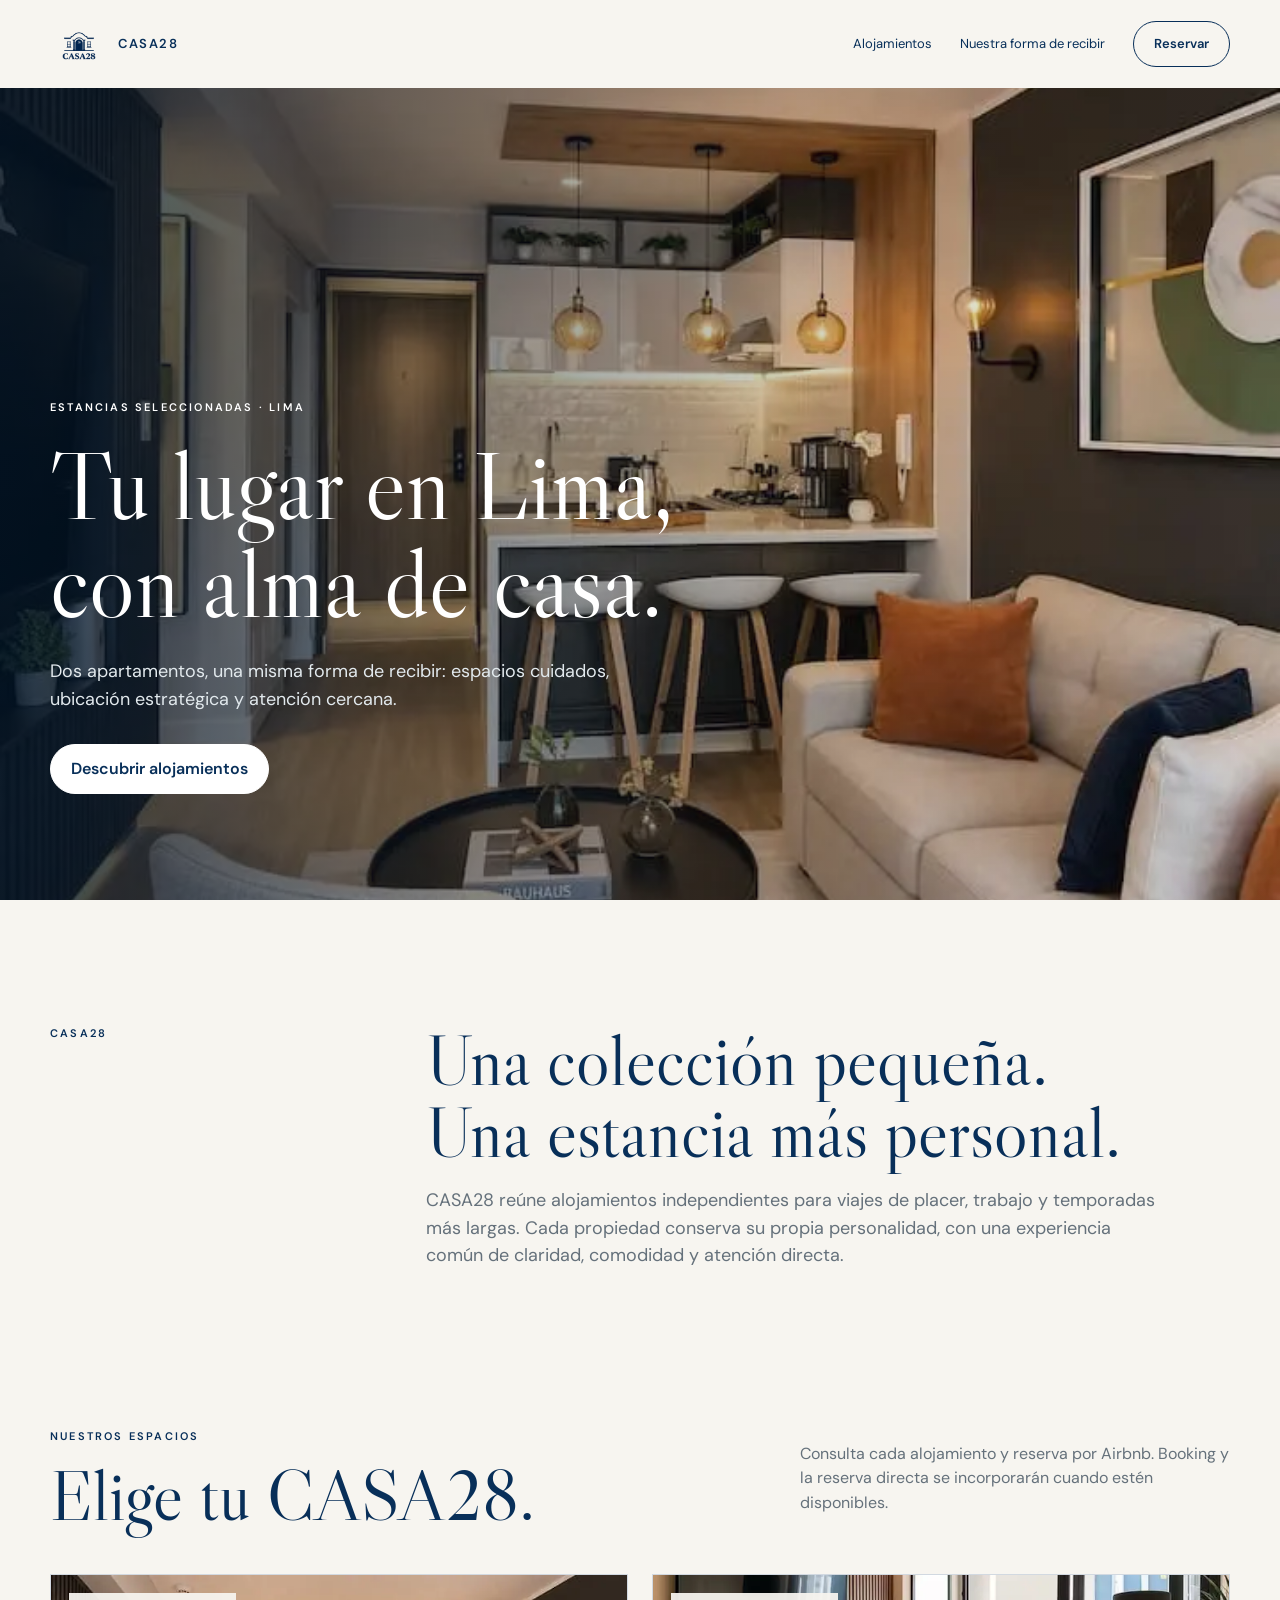
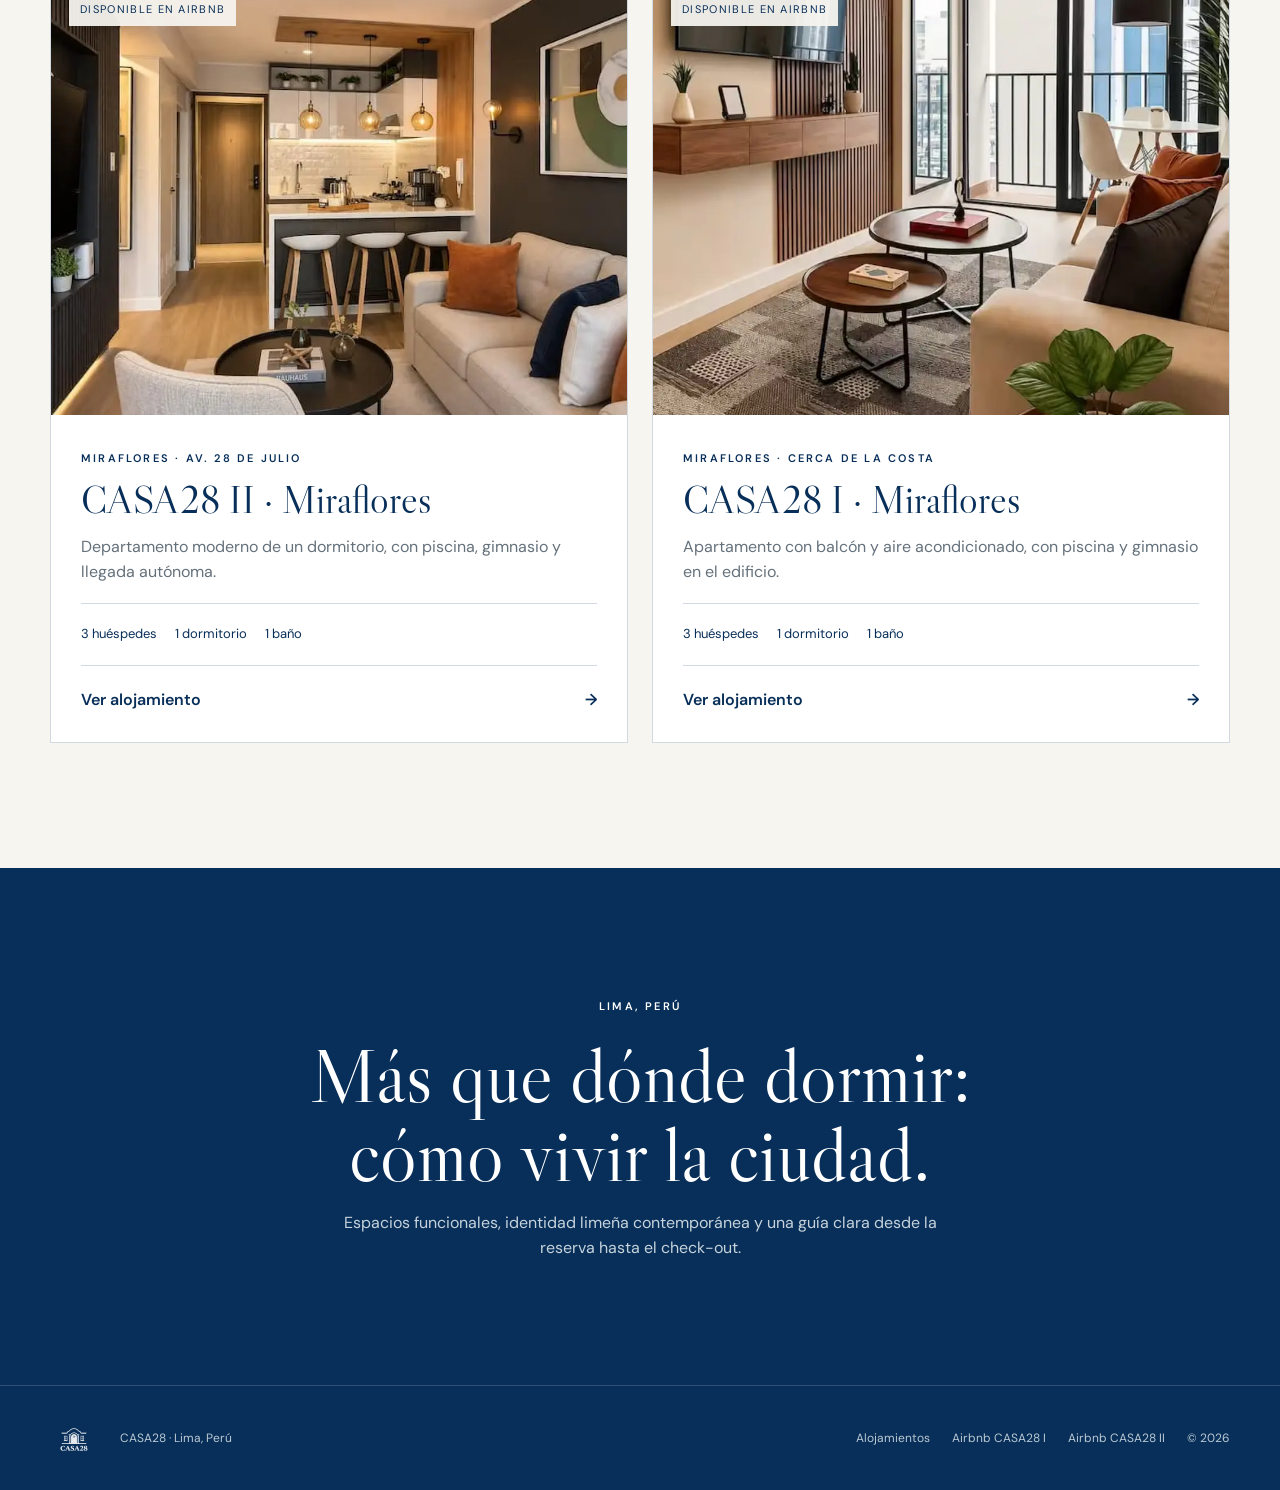
<file: index.html>
<!doctype html><html lang="es"><head><meta charset="utf-8"><meta name="viewport" content="width=device-width,initial-scale=1"><meta name="theme-color" content="#082f59"><meta name="description" content="CASA28 · Apartamentos seleccionados para estancias cortas en Lima."><title>CASA28 · Estancias en Lima</title><link rel="preconnect" href="https://fonts.googleapis.com"><link rel="preconnect" href="https://fonts.gstatic.com" crossorigin><link href="https://fonts.googleapis.com/css2?family=DM+Sans:wght@400;500;600&family=Libre+Caslon+Display&display=swap" rel="stylesheet"><link rel="stylesheet" href="assets/css/styles.css"></head><body>
<nav class="nav"><a class="brand" href="./"><img src="assets/casa28-logo.png" alt="CASA28"><span>CASA28</span></a><div class="navlinks"><a href="#alojamientos">Alojamientos</a><a href="#concepto">Nuestra forma de recibir</a><a class="pill" href="#alojamientos">Reservar</a></div></nav>
<header class="home-hero"><img src="assets/properties/casa28-miraflores/hero.webp" alt="Sala del apartamento CASA28 en Miraflores"><div class="shade"></div><div class="hero-copy"><span class="eyebrow">Estancias seleccionadas · Lima</span><h1>Tu lugar en Lima,<br>con alma de casa.</h1><p>Dos apartamentos, una misma forma de recibir: espacios cuidados, ubicación estratégica y atención cercana.</p><a class="button light" href="#alojamientos">Descubrir alojamientos</a></div></header>
<main><section class="intro" id="concepto"><span class="eyebrow">CASA28</span><div><h2>Una colección pequeña.<br>Una estancia más personal.</h2><p>CASA28 reúne alojamientos independientes para viajes de placer, trabajo y temporadas más largas. Cada propiedad conserva su propia personalidad, con una experiencia común de claridad, comodidad y atención directa.</p></div></section>
<section class="listings" id="alojamientos"><div class="section-head"><div><span class="eyebrow">Nuestros espacios</span><h2>Elige tu CASA28.</h2></div><p>Consulta cada alojamiento y reserva por Airbnb. Booking y la reserva directa se incorporarán cuando estén disponibles.</p></div><div class="property-grid">
<article class="property-card"><a class="card-image" href="properties/casa28-miraflores/"><img src="assets/properties/casa28-miraflores/hero.webp" alt="Casa28 II en Miraflores"><span class="status">Disponible en Airbnb</span></a><div class="card-body"><div><span class="eyebrow">Miraflores · Av. 28 de Julio</span><h3>CASA28 II · Miraflores</h3><p>Departamento moderno de un dormitorio, con piscina, gimnasio y llegada autónoma.</p></div><div class="specs"><span>3 huéspedes</span><span>1 dormitorio</span><span>1 baño</span></div><a class="text-link" href="properties/casa28-miraflores/">Ver alojamiento <span>→</span></a></div></article>
<article class="property-card"><a class="card-image" href="properties/casa28-i-miraflores/"><img src="assets/properties/casa28-i-miraflores/hero.webp" alt="Casa28 I en Miraflores"><span class="status">Disponible en Airbnb</span></a><div class="card-body"><div><span class="eyebrow">Miraflores · Cerca de la costa</span><h3>CASA28 I · Miraflores</h3><p>Apartamento con balcón y aire acondicionado, con piscina y gimnasio en el edificio.</p></div><div class="specs"><span>3 huéspedes</span><span>1 dormitorio</span><span>1 baño</span></div><a class="text-link" href="properties/casa28-i-miraflores/">Ver alojamiento <span>→</span></a></div></article>
</div></section><section class="brand-band"><span class="eyebrow">Lima, Perú</span><h2>Más que dónde dormir:<br>cómo vivir la ciudad.</h2><p>Espacios funcionales, identidad limeña contemporánea y una guía clara desde la reserva hasta el check-out.</p></section></main>
<footer><div><img src="assets/casa28-logo.png" alt=""><span>CASA28 · Lima, Perú</span></div><div><a href="#alojamientos">Alojamientos</a><a href="https://www.airbnb.es/rooms/1804695326898325867" target="_blank" rel="noopener">Airbnb CASA28 I</a><a href="https://www.airbnb.es/rooms/1804730935090203868" target="_blank" rel="noopener">Airbnb CASA28 II</a><span>© 2026</span></div></footer></body></html>
</file>
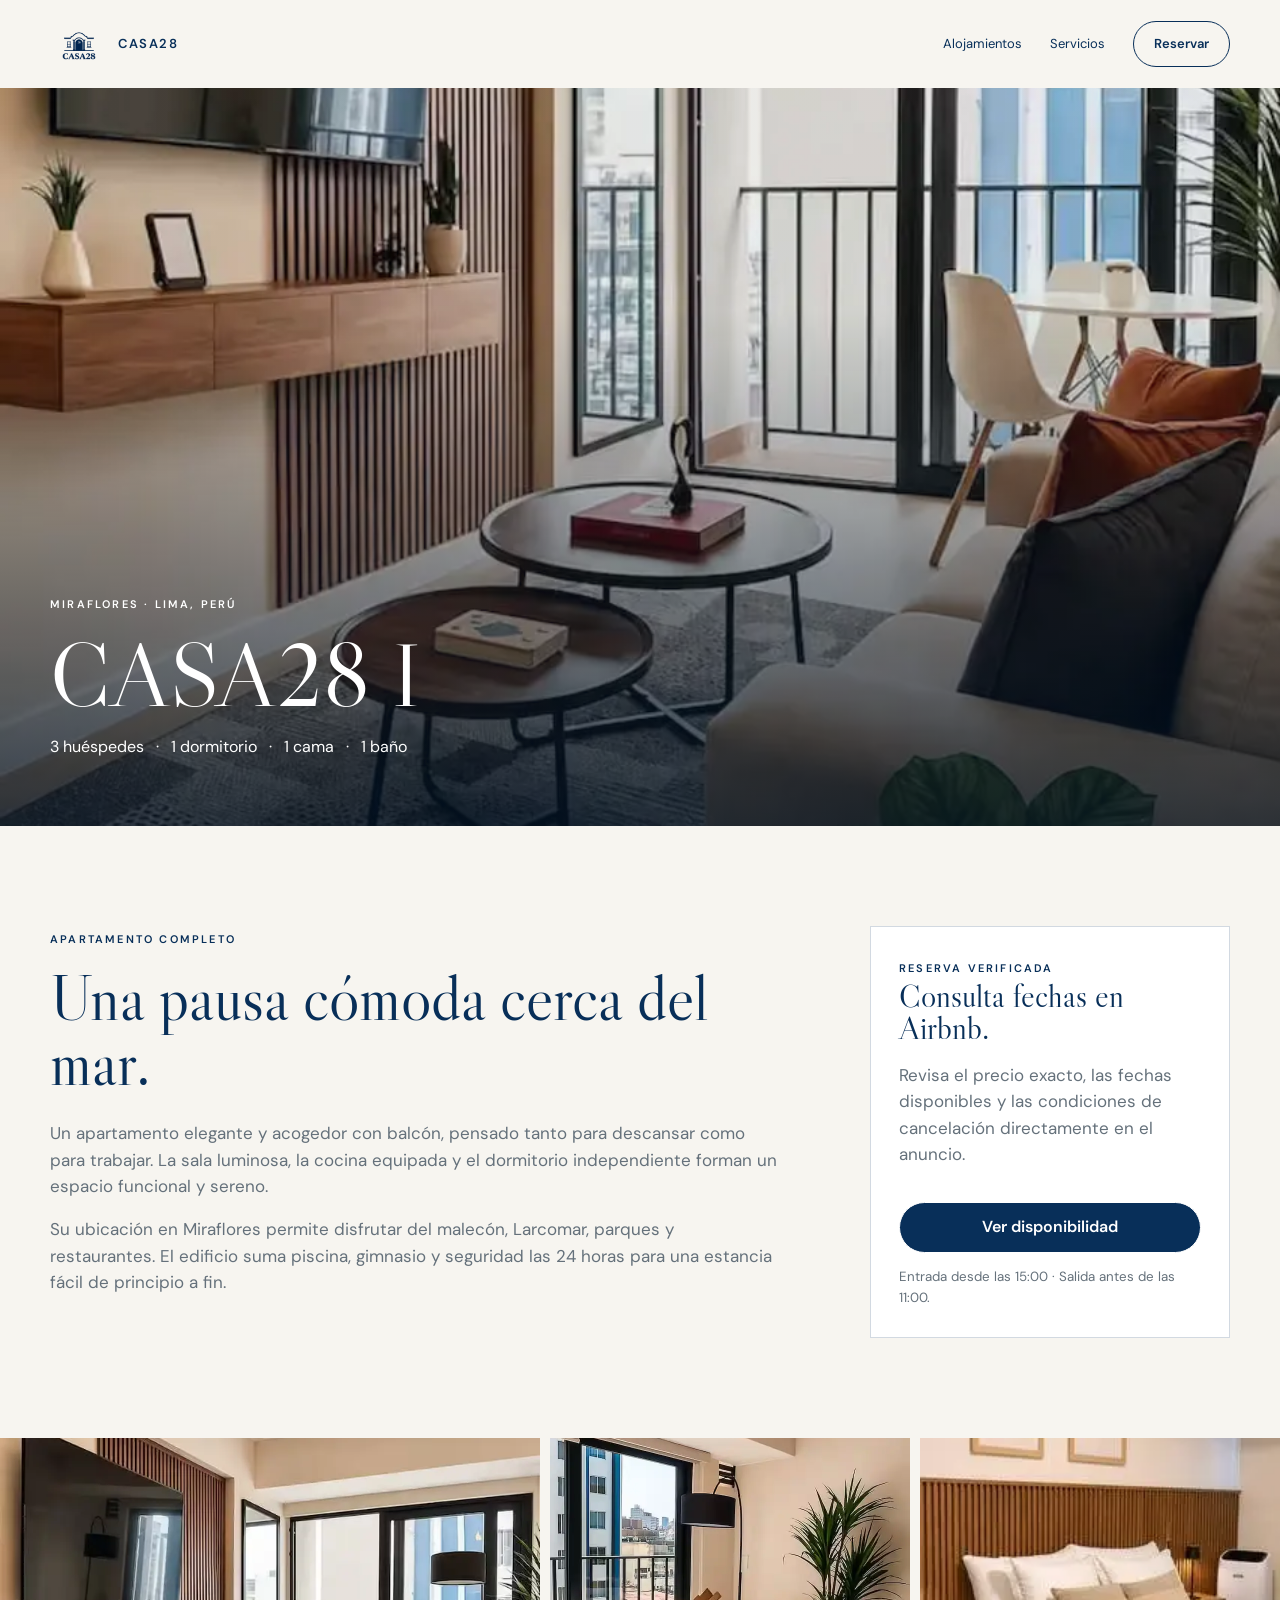
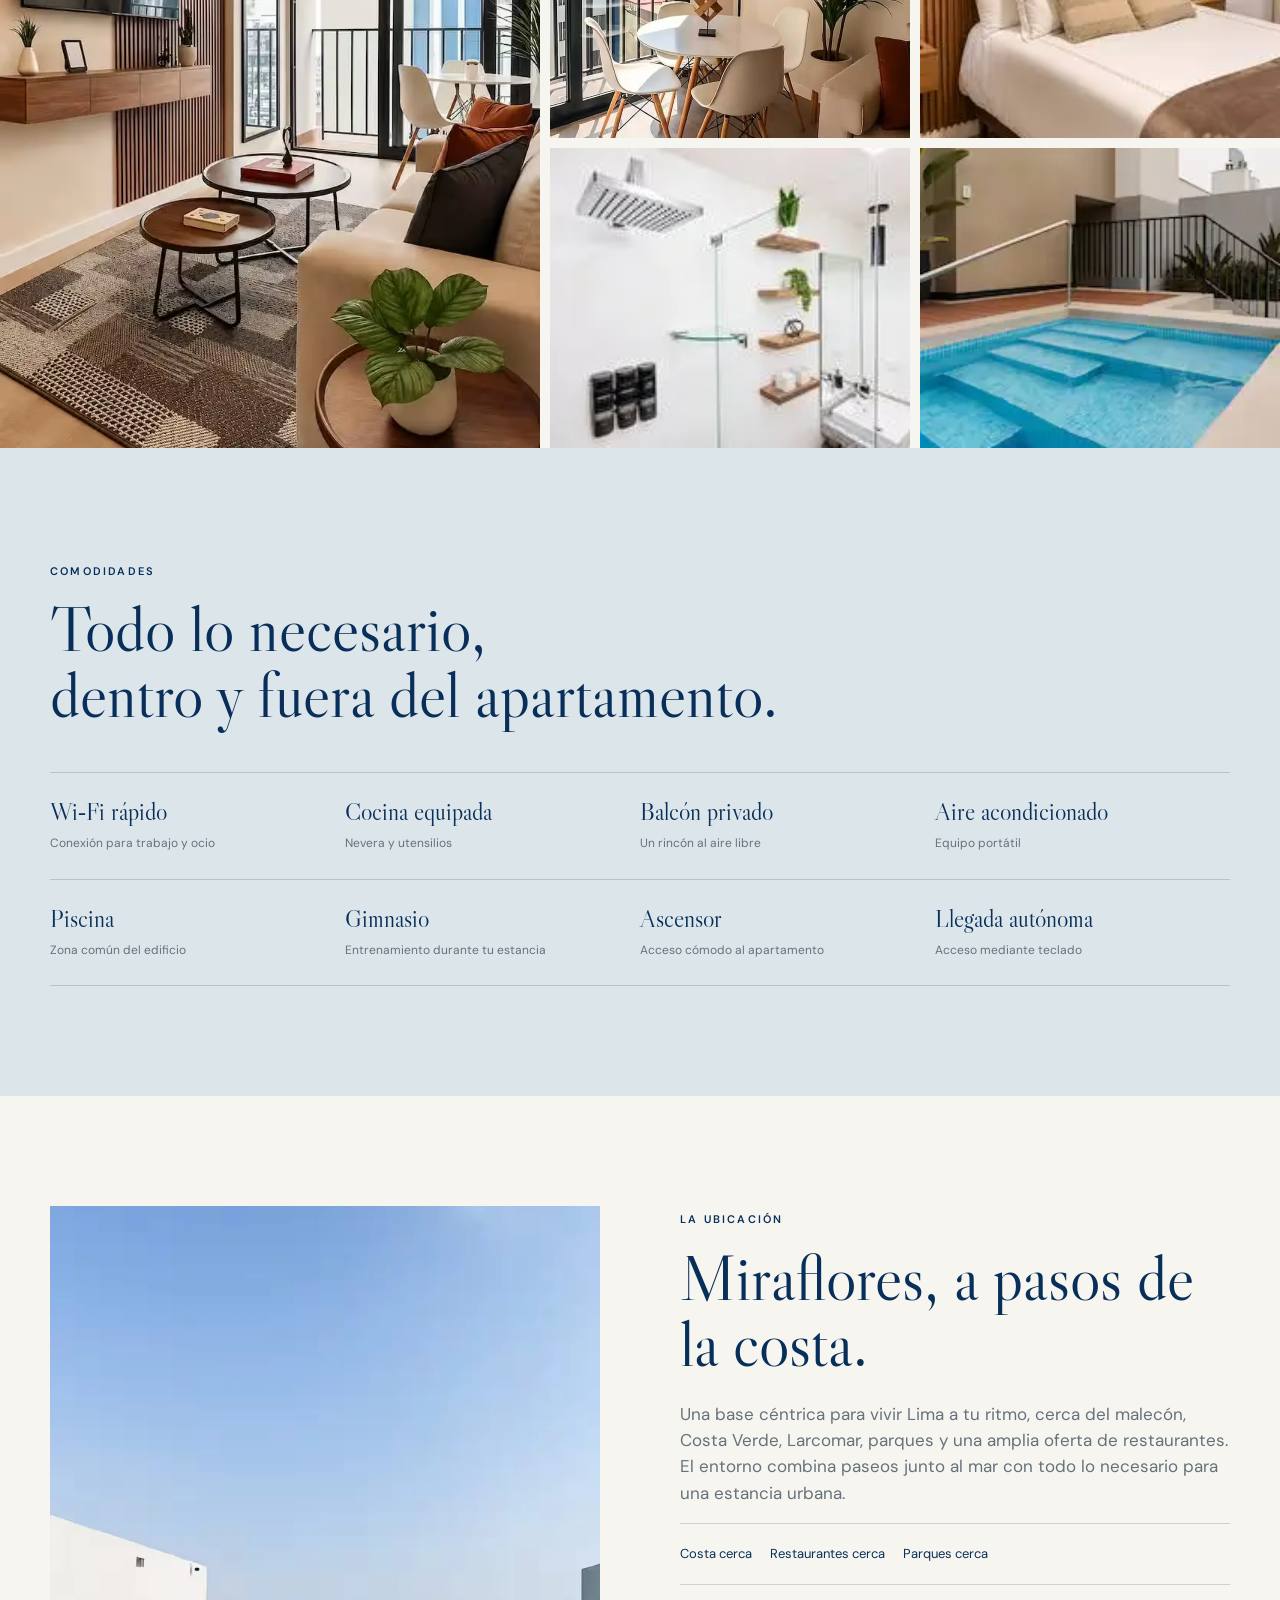
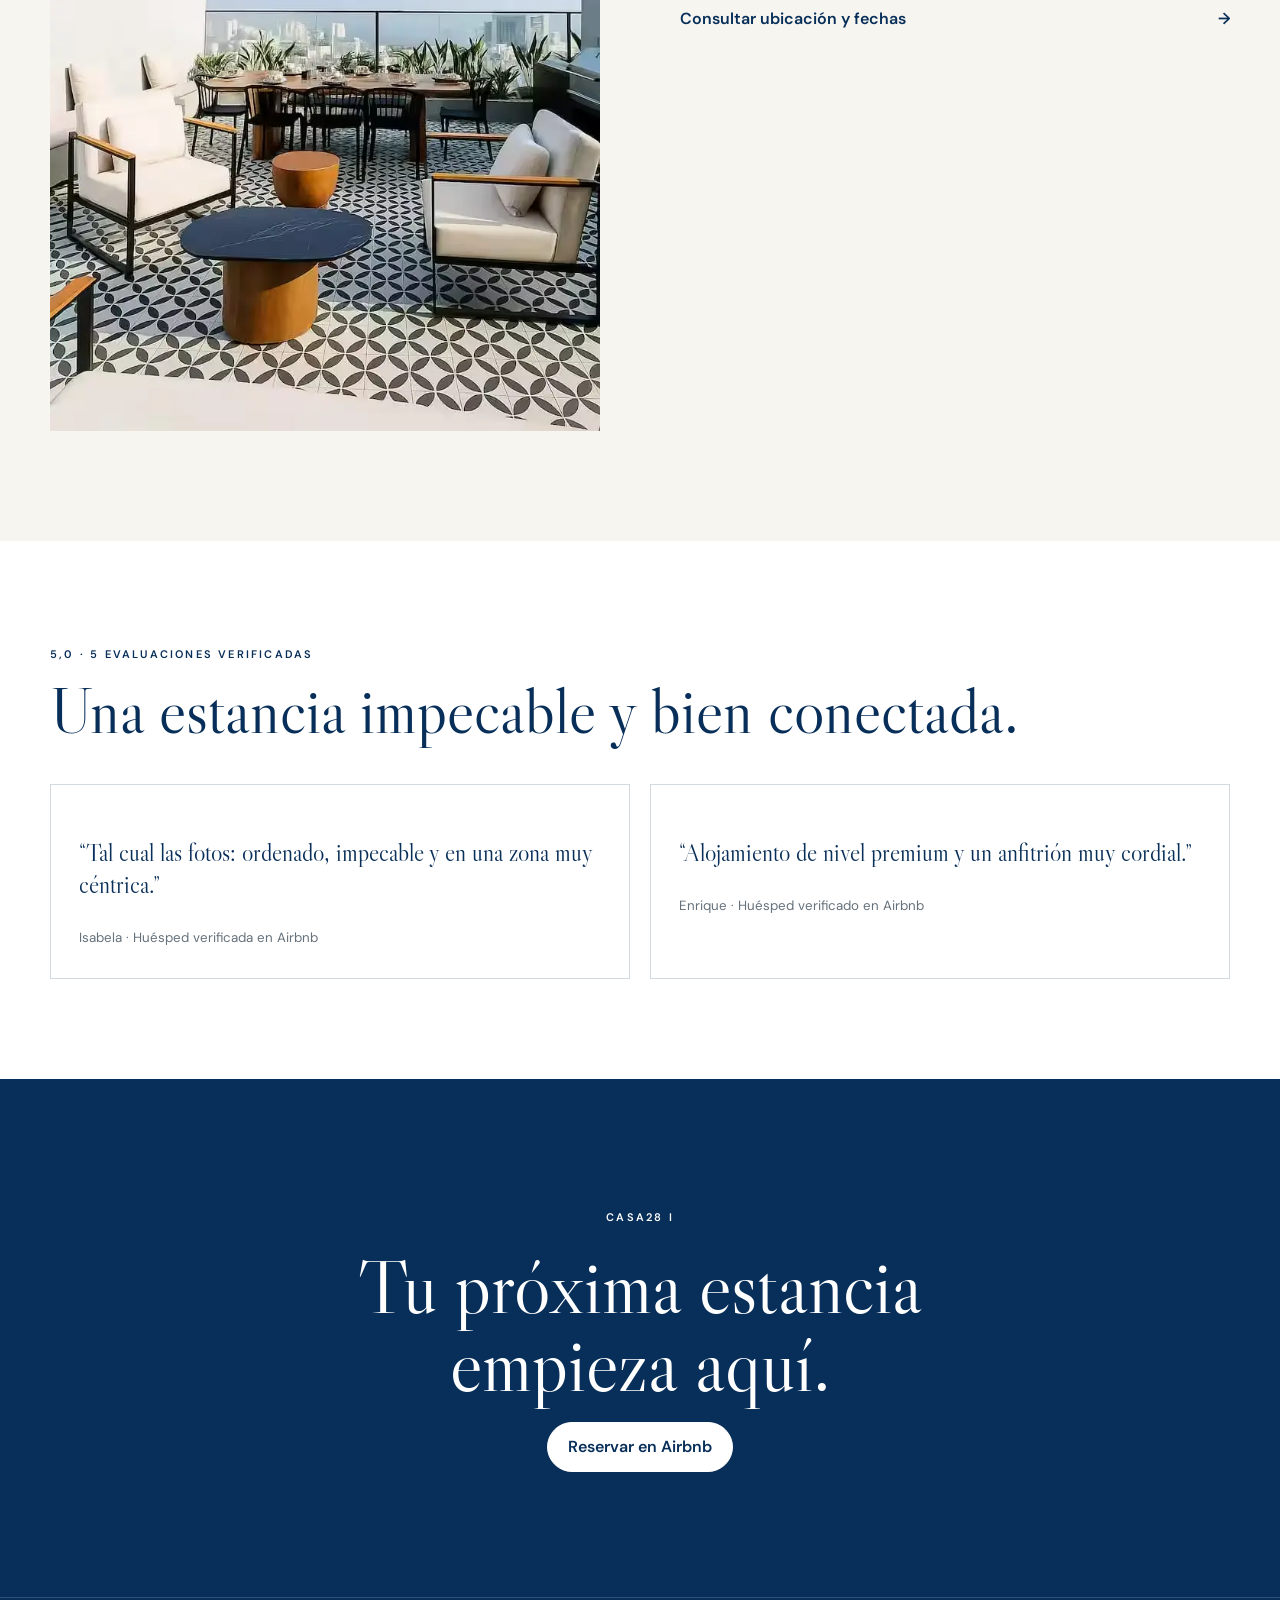
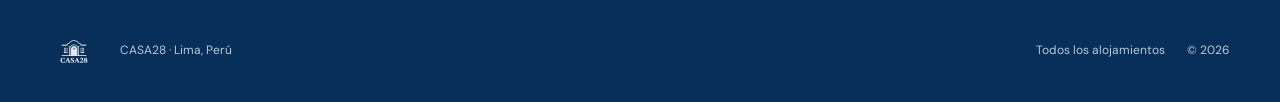
<file: properties/casa28-i-miraflores/index.html>
<!doctype html><html lang="es"><head><meta charset="utf-8"><meta name="viewport" content="width=device-width,initial-scale=1"><meta name="theme-color" content="#082f59"><meta name="description" content="CASA28 I: apartamento con balcón cerca de la costa de Miraflores para hasta 3 huéspedes."><title>CASA28 I · Miraflores</title><link rel="preconnect" href="https://fonts.googleapis.com"><link rel="preconnect" href="https://fonts.gstatic.com" crossorigin><link href="https://fonts.googleapis.com/css2?family=DM+Sans:wght@400;500;600&family=Libre+Caslon+Display&display=swap" rel="stylesheet"><link rel="stylesheet" href="../../assets/css/styles.css"></head><body>
<nav class="nav"><a class="brand" href="../../"><img src="../../assets/casa28-logo.png" alt="CASA28"><span>CASA28</span></a><div class="navlinks"><a href="../../#alojamientos">Alojamientos</a><a href="#servicios">Servicios</a><a class="pill" href="#reservar">Reservar</a></div></nav>
<header class="property-hero"><img src="../../assets/properties/casa28-i-miraflores/hero.webp" alt="Sala de CASA28 I en Miraflores"><div class="shade"></div><div class="property-title"><span class="eyebrow">Miraflores · Lima, Perú</span><h1>CASA28 I</h1><div class="meta"><span>3 huéspedes</span><span>1 dormitorio</span><span>1 cama</span><span>1 baño</span></div></div></header>
<main><section class="section-shell property-intro"><div><span class="eyebrow">Apartamento completo</span><h2>Una pausa cómoda cerca del mar.</h2><p>Un apartamento elegante y acogedor con balcón, pensado tanto para descansar como para trabajar. La sala luminosa, la cocina equipada y el dormitorio independiente forman un espacio funcional y sereno.</p><p>Su ubicación en Miraflores permite disfrutar del malecón, Larcomar, parques y restaurantes. El edificio suma piscina, gimnasio y seguridad las 24 horas para una estancia fácil de principio a fin.</p></div><aside class="booking-card" id="reservar"><span class="eyebrow">Reserva verificada</span><h3>Consulta fechas en Airbnb.</h3><p>Revisa el precio exacto, las fechas disponibles y las condiciones de cancelación directamente en el anuncio.</p><a class="button" href="https://www.airbnb.es/rooms/1804695326898325867" target="_blank" rel="noopener">Ver disponibilidad</a><small>Entrada desde las 15:00 · Salida antes de las 11:00.</small></aside></section>
<section class="photo-grid" aria-label="Galería de CASA28 I"><img src="../../assets/properties/casa28-i-miraflores/living-02.webp" alt="Sala"><img src="../../assets/properties/casa28-i-miraflores/balcony.webp" alt="Balcón y comedor"><img src="../../assets/properties/casa28-i-miraflores/bedroom.webp" alt="Dormitorio"><img src="../../assets/properties/casa28-i-miraflores/bathroom.webp" alt="Baño"><img src="../../assets/properties/casa28-i-miraflores/pool.webp" alt="Piscina"></section>
<section class="amenities" id="servicios"><div class="section-shell"><span class="eyebrow">Comodidades</span><h2>Todo lo necesario,<br>dentro y fuera del apartamento.</h2><div class="amenity-grid"><div class="amenity"><b>Wi‑Fi rápido</b><span>Conexión para trabajo y ocio</span></div><div class="amenity"><b>Cocina equipada</b><span>Nevera y utensilios</span></div><div class="amenity"><b>Balcón privado</b><span>Un rincón al aire libre</span></div><div class="amenity"><b>Aire acondicionado</b><span>Equipo portátil</span></div><div class="amenity"><b>Piscina</b><span>Zona común del edificio</span></div><div class="amenity"><b>Gimnasio</b><span>Entrenamiento durante tu estancia</span></div><div class="amenity"><b>Ascensor</b><span>Acceso cómodo al apartamento</span></div><div class="amenity"><b>Llegada autónoma</b><span>Acceso mediante teclado</span></div></div></div></section>
<section class="section-shell location"><div class="location-image"><img src="../../assets/properties/casa28-i-miraflores/rooftop.webp" alt="Terraza del edificio de CASA28 I"></div><div><span class="eyebrow">La ubicación</span><h2>Miraflores, a pasos de la costa.</h2><p>Una base céntrica para vivir Lima a tu ritmo, cerca del malecón, Costa Verde, Larcomar, parques y una amplia oferta de restaurantes. El entorno combina paseos junto al mar con todo lo necesario para una estancia urbana.</p><div class="specs"><span>Costa cerca</span><span>Restaurantes cerca</span><span>Parques cerca</span></div><a class="text-link" href="https://www.airbnb.es/rooms/1804695326898325867" target="_blank" rel="noopener">Consultar ubicación y fechas <span>→</span></a></div></section>
<section class="review-band"><div class="section-shell"><span class="eyebrow">5,0 · 5 evaluaciones verificadas</span><h2 style="font-size:clamp(42px,5vw,65px);margin-top:12px">Una estancia impecable y bien conectada.</h2><div class="review-grid"><article class="review"><p>“Tal cual las fotos: ordenado, impecable y en una zona muy céntrica.”</p><small>Isabela · Huésped verificada en Airbnb</small></article><article class="review"><p>“Alojamiento de nivel premium y un anfitrión muy cordial.”</p><small>Enrique · Huésped verificado en Airbnb</small></article></div></div></section>
<section class="brand-band"><span class="eyebrow">CASA28 I</span><h2>Tu próxima estancia<br>empieza aquí.</h2><a class="button light" href="https://www.airbnb.es/rooms/1804695326898325867" target="_blank" rel="noopener">Reservar en Airbnb</a></section></main>
<footer><div><img src="../../assets/casa28-logo.png" alt=""><span>CASA28 · Lima, Perú</span></div><div><a href="../../#alojamientos">Todos los alojamientos</a><span>© 2026</span></div></footer></body></html>
</file>
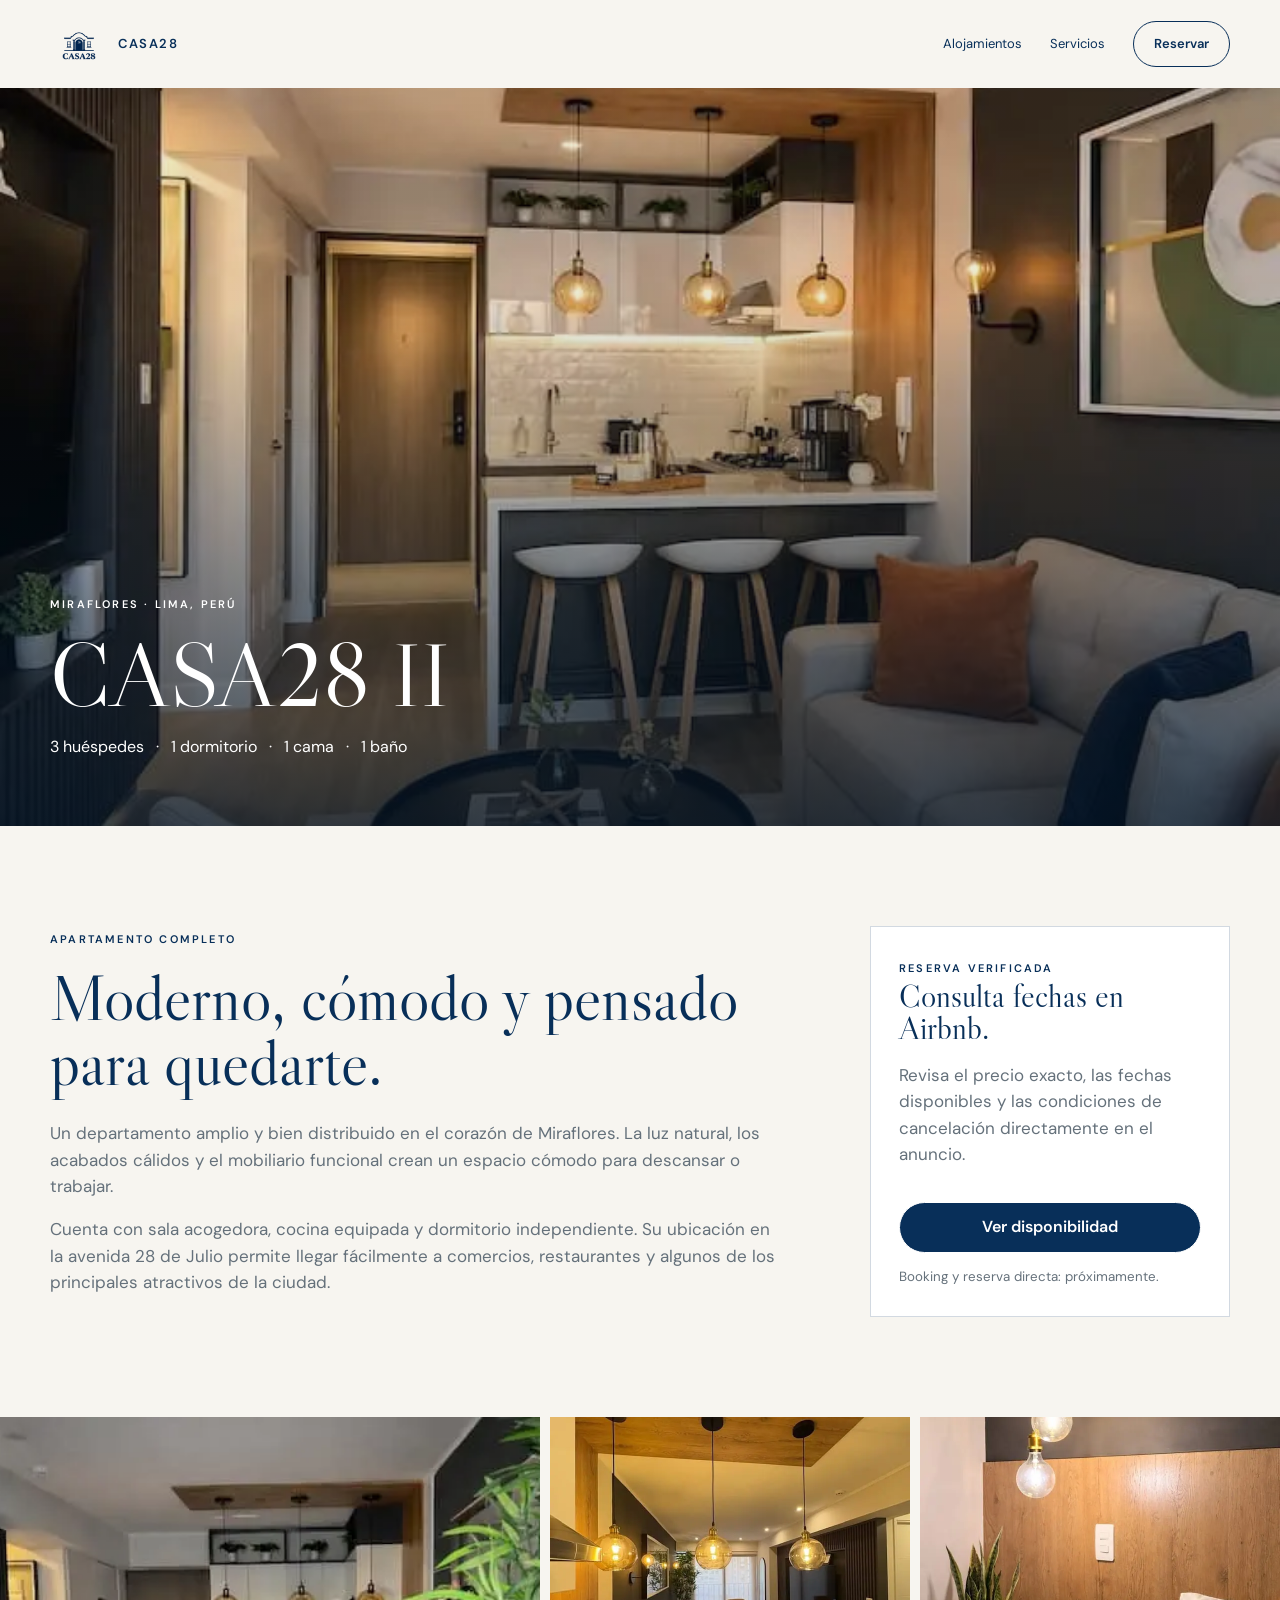
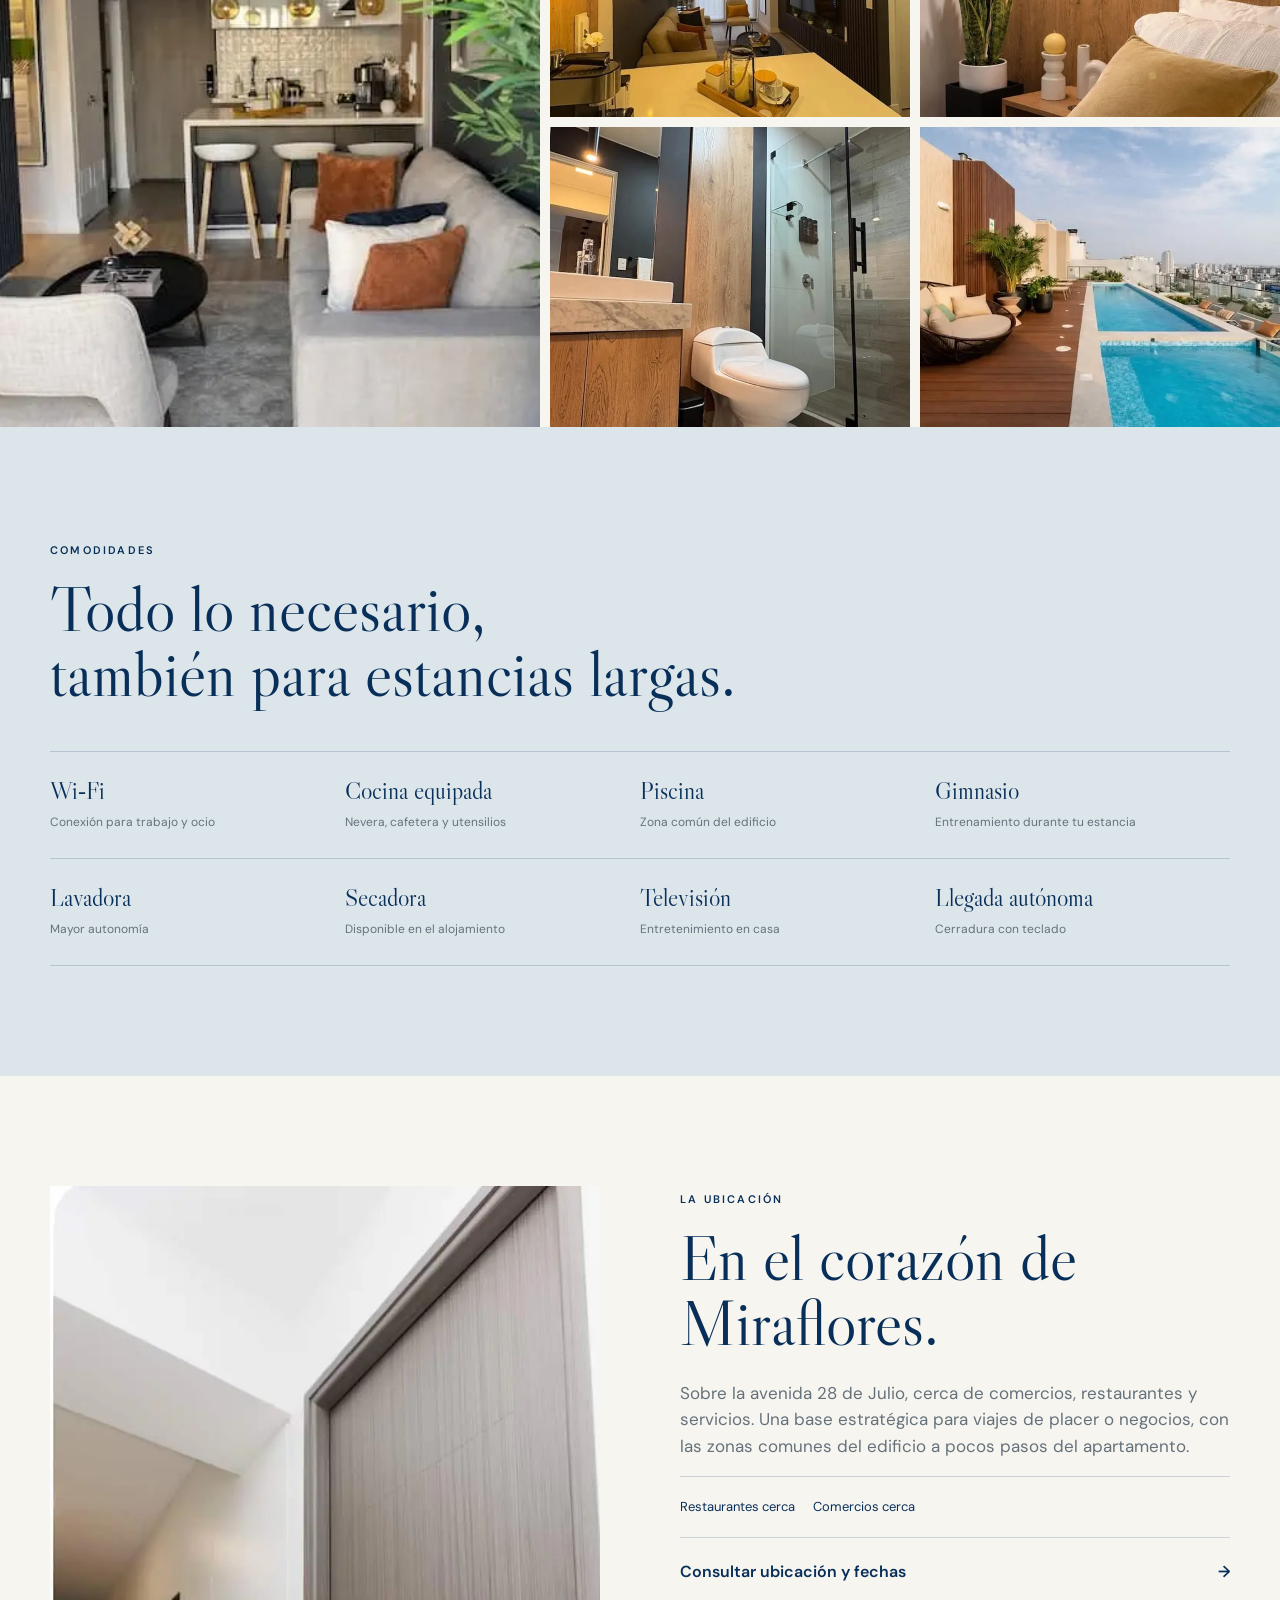
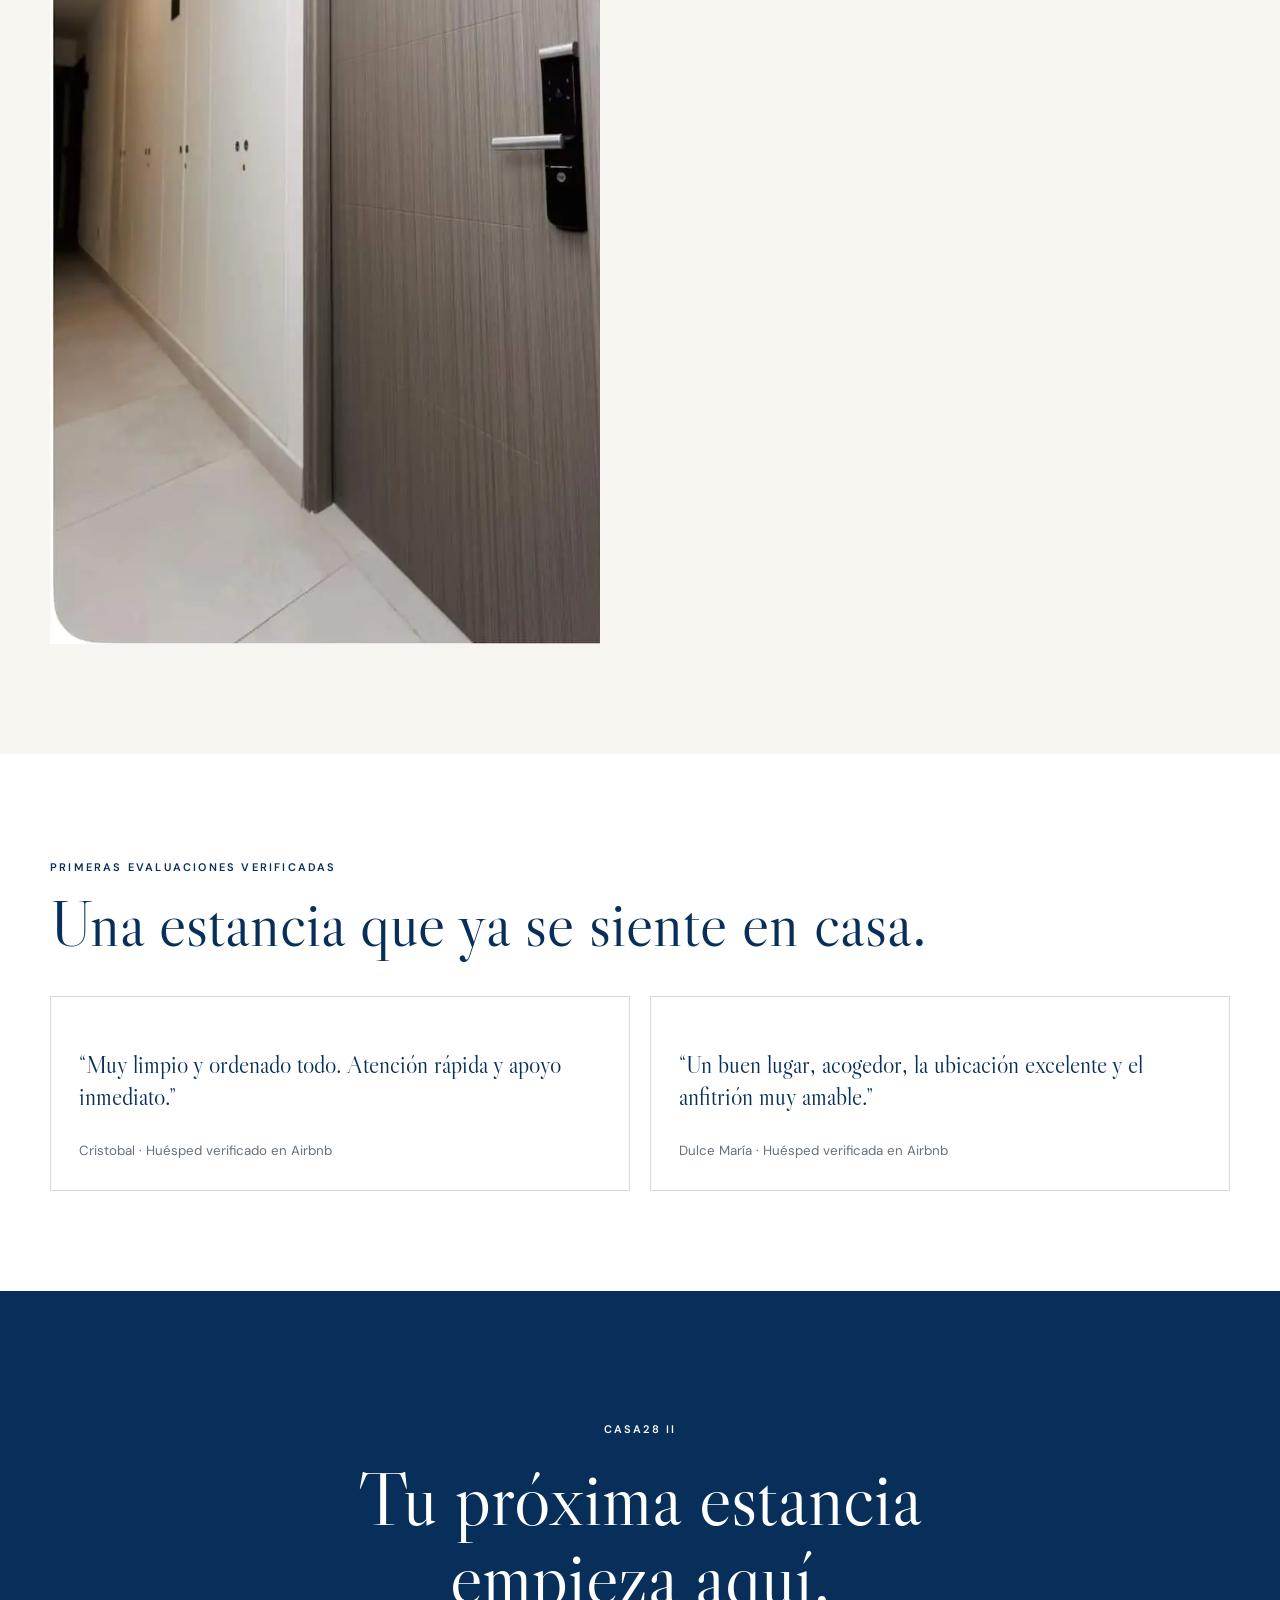
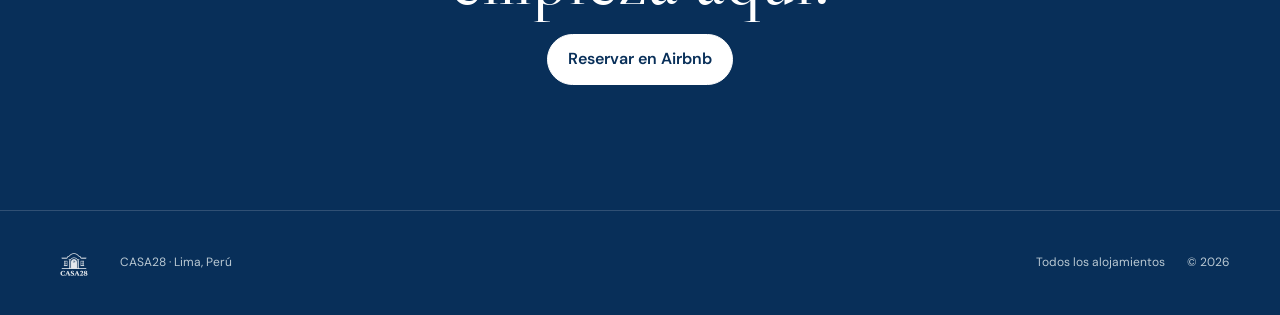
<file: properties/casa28-miraflores/index.html>
<!doctype html><html lang="es"><head><meta charset="utf-8"><meta name="viewport" content="width=device-width,initial-scale=1"><meta name="theme-color" content="#082f59"><meta name="description" content="CASA28 II: apartamento moderno en Miraflores para hasta 3 huéspedes."><title>CASA28 II · Miraflores</title><link rel="preconnect" href="https://fonts.googleapis.com"><link rel="preconnect" href="https://fonts.gstatic.com" crossorigin><link href="https://fonts.googleapis.com/css2?family=DM+Sans:wght@400;500;600&family=Libre+Caslon+Display&display=swap" rel="stylesheet"><link rel="stylesheet" href="../../assets/css/styles.css"></head><body>
<nav class="nav"><a class="brand" href="../../"><img src="../../assets/casa28-logo.png" alt="CASA28"><span>CASA28</span></a><div class="navlinks"><a href="../../#alojamientos">Alojamientos</a><a href="#servicios">Servicios</a><a class="pill" href="#reservar">Reservar</a></div></nav>
<header class="property-hero"><img src="../../assets/properties/casa28-miraflores/hero.webp" alt="Sala y cocina de CASA28 II"><div class="shade"></div><div class="property-title"><span class="eyebrow">Miraflores · Lima, Perú</span><h1>CASA28 II</h1><div class="meta"><span>3 huéspedes</span><span>1 dormitorio</span><span>1 cama</span><span>1 baño</span></div></div></header>
<main><section class="section-shell property-intro"><div><span class="eyebrow">Apartamento completo</span><h2>Moderno, cómodo y pensado para quedarte.</h2><p>Un departamento amplio y bien distribuido en el corazón de Miraflores. La luz natural, los acabados cálidos y el mobiliario funcional crean un espacio cómodo para descansar o trabajar.</p><p>Cuenta con sala acogedora, cocina equipada y dormitorio independiente. Su ubicación en la avenida 28 de Julio permite llegar fácilmente a comercios, restaurantes y algunos de los principales atractivos de la ciudad.</p></div><aside class="booking-card" id="reservar"><span class="eyebrow">Reserva verificada</span><h3>Consulta fechas en Airbnb.</h3><p>Revisa el precio exacto, las fechas disponibles y las condiciones de cancelación directamente en el anuncio.</p><a class="button" href="https://www.airbnb.es/rooms/1804730935090203868" target="_blank" rel="noopener">Ver disponibilidad</a><small>Booking y reserva directa: próximamente.</small></aside></section>
<section class="photo-grid" aria-label="Galería de CASA28 II"><img src="../../assets/properties/casa28-miraflores/living-01.webp" alt="Sala"><img src="../../assets/properties/casa28-miraflores/kitchen.webp" alt="Cocina"><img src="../../assets/properties/casa28-miraflores/bedroom-01.webp" alt="Dormitorio"><img src="../../assets/properties/casa28-miraflores/bathroom.webp" alt="Baño"><img src="../../assets/properties/casa28-miraflores/pool.webp" alt="Piscina"></section>
<section class="amenities" id="servicios"><div class="section-shell"><span class="eyebrow">Comodidades</span><h2>Todo lo necesario,<br>también para estancias largas.</h2><div class="amenity-grid"><div class="amenity"><b>Wi‑Fi</b><span>Conexión para trabajo y ocio</span></div><div class="amenity"><b>Cocina equipada</b><span>Nevera, cafetera y utensilios</span></div><div class="amenity"><b>Piscina</b><span>Zona común del edificio</span></div><div class="amenity"><b>Gimnasio</b><span>Entrenamiento durante tu estancia</span></div><div class="amenity"><b>Lavadora</b><span>Mayor autonomía</span></div><div class="amenity"><b>Secadora</b><span>Disponible en el alojamiento</span></div><div class="amenity"><b>Televisión</b><span>Entretenimiento en casa</span></div><div class="amenity"><b>Llegada autónoma</b><span>Cerradura con teclado</span></div></div></div></section>
<section class="section-shell location"><div class="location-image"><img src="../../assets/properties/casa28-miraflores/street.webp" alt="Entorno de CASA28 II en Miraflores"></div><div><span class="eyebrow">La ubicación</span><h2>En el corazón de Miraflores.</h2><p>Sobre la avenida 28 de Julio, cerca de comercios, restaurantes y servicios. Una base estratégica para viajes de placer o negocios, con las zonas comunes del edificio a pocos pasos del apartamento.</p><div class="specs"><span>Restaurantes cerca</span><span>Comercios cerca</span></div><a class="text-link" href="https://www.airbnb.es/rooms/1804730935090203868" target="_blank" rel="noopener">Consultar ubicación y fechas <span>→</span></a></div></section>
<section class="review-band"><div class="section-shell"><span class="eyebrow">Primeras evaluaciones verificadas</span><h2 style="font-size:clamp(42px,5vw,65px);margin-top:12px">Una estancia que ya se siente en casa.</h2><div class="review-grid"><article class="review"><p>“Muy limpio y ordenado todo. Atención rápida y apoyo inmediato.”</p><small>Cristobal · Huésped verificado en Airbnb</small></article><article class="review"><p>“Un buen lugar, acogedor, la ubicación excelente y el anfitrión muy amable.”</p><small>Dulce María · Huésped verificada en Airbnb</small></article></div></div></section>
<section class="brand-band"><span class="eyebrow">CASA28 II</span><h2>Tu próxima estancia<br>empieza aquí.</h2><a class="button light" href="https://www.airbnb.es/rooms/1804730935090203868" target="_blank" rel="noopener">Reservar en Airbnb</a></section></main>
<footer><div><img src="../../assets/casa28-logo.png" alt=""><span>CASA28 · Lima, Perú</span></div><div><a href="../../#alojamientos">Todos los alojamientos</a><span>© 2026</span></div></footer></body></html>
</file>
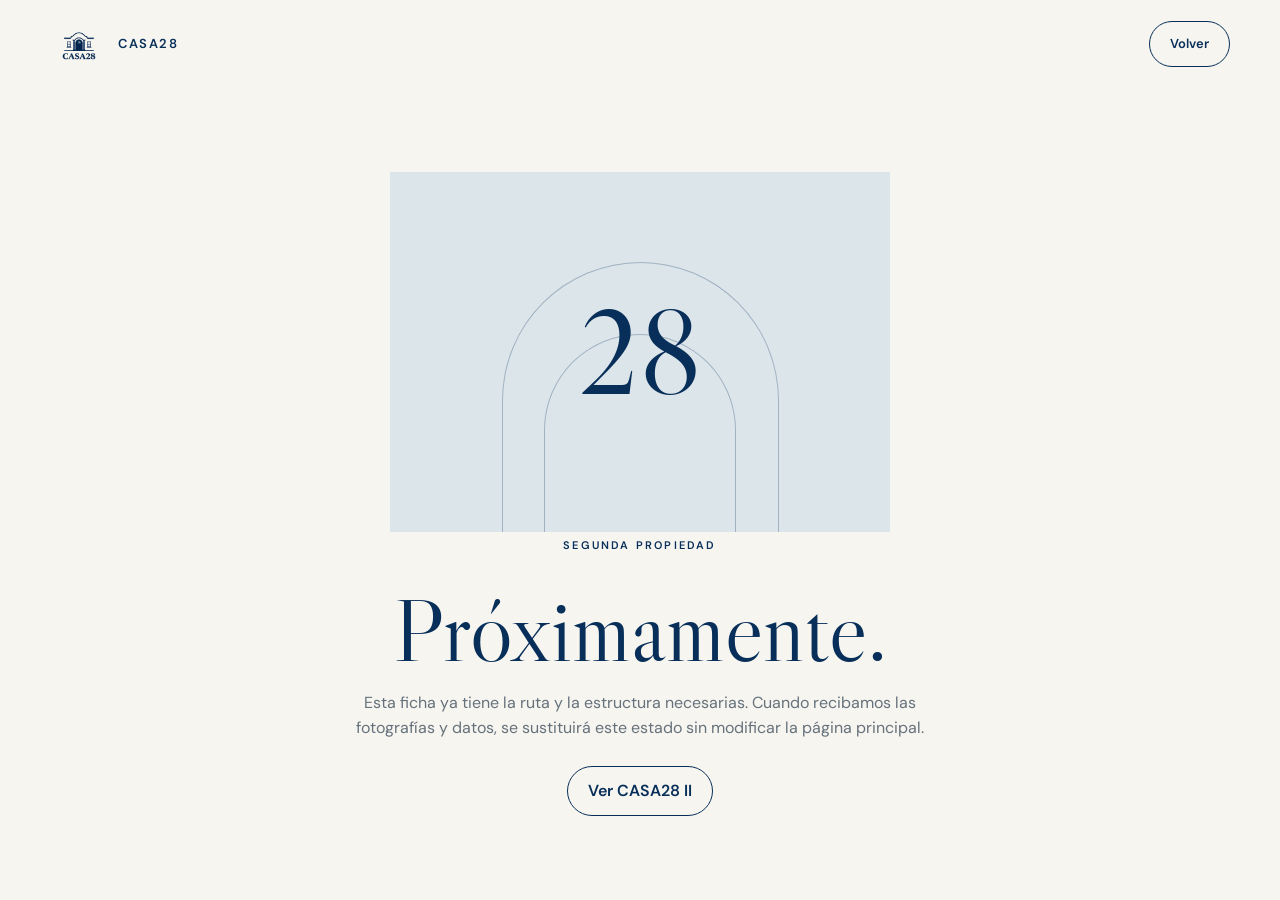
<file: properties/proxima-propiedad/index.html>
<!doctype html><html lang="es"><head><meta charset="utf-8"><meta name="viewport" content="width=device-width,initial-scale=1"><title>Próxima propiedad · CASA28</title><link rel="preconnect" href="https://fonts.googleapis.com"><link rel="preconnect" href="https://fonts.gstatic.com" crossorigin><link href="https://fonts.googleapis.com/css2?family=DM+Sans:wght@400;500;600&family=Libre+Caslon+Display&display=swap" rel="stylesheet"><link rel="stylesheet" href="../../assets/css/styles.css"></head><body><nav class="nav"><a class="brand" href="../../"><img src="../../assets/casa28-logo.png" alt="CASA28"><span>CASA28</span></a><div class="navlinks"><a class="pill" href="../../#alojamientos">Volver</a></div></nav><main class="coming-page"><div><div class="placeholder"><span>28</span></div><span class="eyebrow">Segunda propiedad</span><h1>Próximamente.</h1><p>Esta ficha ya tiene la ruta y la estructura necesarias. Cuando recibamos las fotografías y datos, se sustituirá este estado sin modificar la página principal.</p><a class="button" href="../../#alojamientos">Ver CASA28 II</a></div></main></body></html>
</file>
<file: assets/css/styles.css>
:root{--ink:#082f59;--blue:#174f7b;--mist:#dce5ea;--paper:#f7f5f0;--white:#fff;--muted:#65717b;--line:rgba(8,47,89,.18)}*{box-sizing:border-box}html{scroll-behavior:smooth}body{margin:0;background:var(--paper);color:var(--ink);font:16px/1.55 "DM Sans",sans-serif}a{color:inherit;text-decoration:none}img{display:block;max-width:100%}h1,h2,h3{font-family:"Libre Caslon Display",serif;font-weight:400;line-height:1.02;margin:0}.eyebrow{text-transform:uppercase;letter-spacing:.2em;font-size:11px;font-weight:600}.nav{height:88px;padding:0 max(24px,calc((100vw - 1180px)/2));display:flex;align-items:center;justify-content:space-between;background:var(--paper);position:relative;z-index:10}.brand{display:flex;align-items:center;gap:10px;font-size:13px;font-weight:600;letter-spacing:.12em}.brand img{width:58px;height:58px;object-fit:contain}.navlinks{display:flex;align-items:center;gap:28px;font-size:13px}.pill,.button{display:inline-flex;align-items:center;justify-content:center;border:1px solid currentColor;border-radius:999px;padding:12px 20px;font-weight:600}.home-hero{height:calc(100vh - 88px);min-height:620px;position:relative;overflow:hidden;color:#fff}.home-hero>img{width:100%;height:100%;object-fit:cover}.shade{position:absolute;inset:0;background:linear-gradient(90deg,rgba(2,20,38,.8),rgba(2,20,38,.18) 62%,rgba(2,20,38,.05))}.hero-copy{position:absolute;left:max(24px,calc((100vw - 1180px)/2));bottom:13%;max-width:720px}.hero-copy h1{font-size:clamp(56px,7.5vw,105px);margin:18px 0 25px}.hero-copy p{font-size:18px;max-width:570px;margin:0 0 30px;color:#e2e9ed}.button.light{background:#fff;color:var(--ink);border-color:#fff}.intro,.listings,.section-shell{width:min(1180px,calc(100% - 40px));margin:auto}.intro{padding:125px 0;display:grid;grid-template-columns:.38fr 1fr;gap:70px}.intro h2,.section-head h2{font-size:clamp(44px,5.5vw,72px)}.intro p{font-size:18px;color:var(--muted);max-width:730px}.listings{padding:10px 0 125px}.section-head{display:flex;justify-content:space-between;align-items:end;margin-bottom:42px}.section-head h2{margin-top:12px}.section-head p{max-width:430px;color:var(--muted)}.property-grid{display:grid;grid-template-columns:1fr 1fr;gap:24px}.property-card{background:#fff;border:1px solid var(--line)}.card-image{height:440px;display:block;position:relative;overflow:hidden}.card-image img{width:100%;height:100%;object-fit:cover;transition:transform .6s}.property-card:hover .card-image img{transform:scale(1.025)}.status{position:absolute;left:18px;top:18px;background:rgba(247,245,240,.94);padding:8px 11px;font-size:11px;text-transform:uppercase;letter-spacing:.12em}.card-body{padding:30px}.card-body h3{font-size:39px;margin:10px 0 12px}.card-body p{color:var(--muted);min-height:52px}.specs{display:flex;gap:18px;padding:20px 0;border-top:1px solid var(--line);border-bottom:1px solid var(--line);font-size:13px}.text-link{display:flex;justify-content:space-between;padding-top:22px;font-weight:600}.placeholder{height:100%;display:grid;place-items:center;background:var(--mist);position:relative;overflow:hidden}.placeholder:before,.placeholder:after{content:"";position:absolute;width:55%;height:75%;bottom:-1px;border:1px solid rgba(8,47,89,.28);border-bottom:0;border-radius:220px 220px 0 0}.placeholder:after{width:38%;height:55%}.placeholder span{font:120px/1 "Libre Caslon Display",serif;position:relative;z-index:1}.brand-band{background:var(--ink);color:#fff;text-align:center;padding:125px 20px}.brand-band h2{font-size:clamp(44px,6vw,80px);margin:18px 0}.brand-band p{color:#c6d3dc;max-width:620px;margin:auto}footer{min-height:105px;background:var(--ink);color:#bac9d3;border-top:1px solid rgba(255,255,255,.16);padding:24px max(24px,calc((100vw - 1180px)/2));display:flex;align-items:center;justify-content:space-between;font-size:12px}footer>div{display:flex;align-items:center;gap:22px}footer img{width:48px;filter:brightness(0) invert(1);opacity:.9}
.property-hero{height:82vh;min-height:650px;position:relative;color:#fff}.property-hero>img{width:100%;height:100%;object-fit:cover}.property-hero .shade{background:linear-gradient(0deg,rgba(2,20,38,.78),rgba(2,20,38,.08) 70%)}.property-title{position:absolute;left:max(24px,calc((100vw - 1180px)/2));bottom:9%;max-width:850px}.property-title h1{font-size:clamp(54px,7vw,92px);margin:14px 0}.property-title .meta{display:flex;gap:12px;flex-wrap:wrap}.property-title .meta span:after{content:"·";margin-left:12px}.property-title .meta span:last-child:after{display:none}.property-intro{display:grid;grid-template-columns:1fr 360px;gap:90px;padding:100px 0}.property-intro h2,.amenities h2,.location h2{font-size:clamp(42px,5vw,65px);margin:14px 0 25px}.property-intro p,.location p{color:var(--muted);font-size:17px}.booking-card{border:1px solid var(--line);background:#fff;padding:28px;align-self:start;position:sticky;top:20px}.booking-card h3{font-size:32px}.booking-card .button{width:100%;background:var(--ink);color:#fff;margin-top:18px}.booking-card small{display:block;color:var(--muted);margin-top:14px}.photo-grid{display:grid;grid-template-columns:1.2fr .8fr .8fr;grid-template-rows:300px 300px;gap:10px}.photo-grid img{width:100%;height:100%;object-fit:cover}.photo-grid img:first-child{grid-row:1/3}.amenities{background:var(--mist);padding:110px 0}.amenity-grid{display:grid;grid-template-columns:repeat(4,1fr);margin-top:45px;border-top:1px solid var(--line)}.amenity{padding:24px 12px 24px 0;border-bottom:1px solid var(--line)}.amenity b{display:block;font:24px "Libre Caslon Display",serif;margin-bottom:4px}.amenity span{font-size:12px;color:var(--muted)}.location{padding:110px 0;display:grid;grid-template-columns:1fr 1fr;gap:80px}.location-image{min-height:480px}.location-image img{width:100%;height:100%;object-fit:cover}.review-band{background:#fff;padding:100px 0}.review-grid{display:grid;grid-template-columns:1fr 1fr;gap:20px;margin-top:40px}.review{border:1px solid var(--line);padding:28px}.review p{font:24px/1.35 "Libre Caslon Display",serif}.review small{color:var(--muted)}.coming-page{min-height:calc(100vh - 88px);display:grid;place-items:center;padding:60px 20px;text-align:center}.coming-page .placeholder{width:min(500px,80vw);height:360px;margin:auto}.coming-page h1{font-size:clamp(50px,8vw,90px);margin:28px 0 15px}.coming-page p{color:var(--muted);max-width:600px;margin:0 auto 25px}
@media(max-width:850px){.navlinks a:not(.pill){display:none}.home-hero{min-height:600px}.intro{grid-template-columns:1fr;gap:25px}.section-head{display:block}.property-grid{grid-template-columns:1fr}.card-image{height:390px}.property-intro{grid-template-columns:1fr;gap:35px}.booking-card{position:static}.photo-grid{grid-template-columns:1fr 1fr;grid-template-rows:360px 220px}.photo-grid img:first-child{grid-row:auto;grid-column:1/3}.amenity-grid{grid-template-columns:1fr 1fr}.location{grid-template-columns:1fr;gap:35px}.review-grid{grid-template-columns:1fr}}@media(max-width:520px){.nav{height:74px}.brand img{width:48px}.brand span{display:none}.home-hero{height:calc(100vh - 74px)}.hero-copy h1{font-size:54px}.hero-copy p{font-size:16px}.intro{padding:85px 0}.section-head h2{font-size:47px}.card-image{height:320px}.card-body{padding:24px}.card-body h3{font-size:34px}.specs{gap:10px;flex-wrap:wrap}.property-hero{min-height:590px}.property-title h1{font-size:52px}.property-intro,.amenities,.location,.review-band{padding-top:75px;padding-bottom:75px}.photo-grid{display:flex;overflow-x:auto}.photo-grid img{flex:0 0 85vw;height:400px}.amenity-grid{grid-template-columns:1fr 1fr}footer{flex-direction:column;gap:18px;align-items:flex-start}}
</file>
